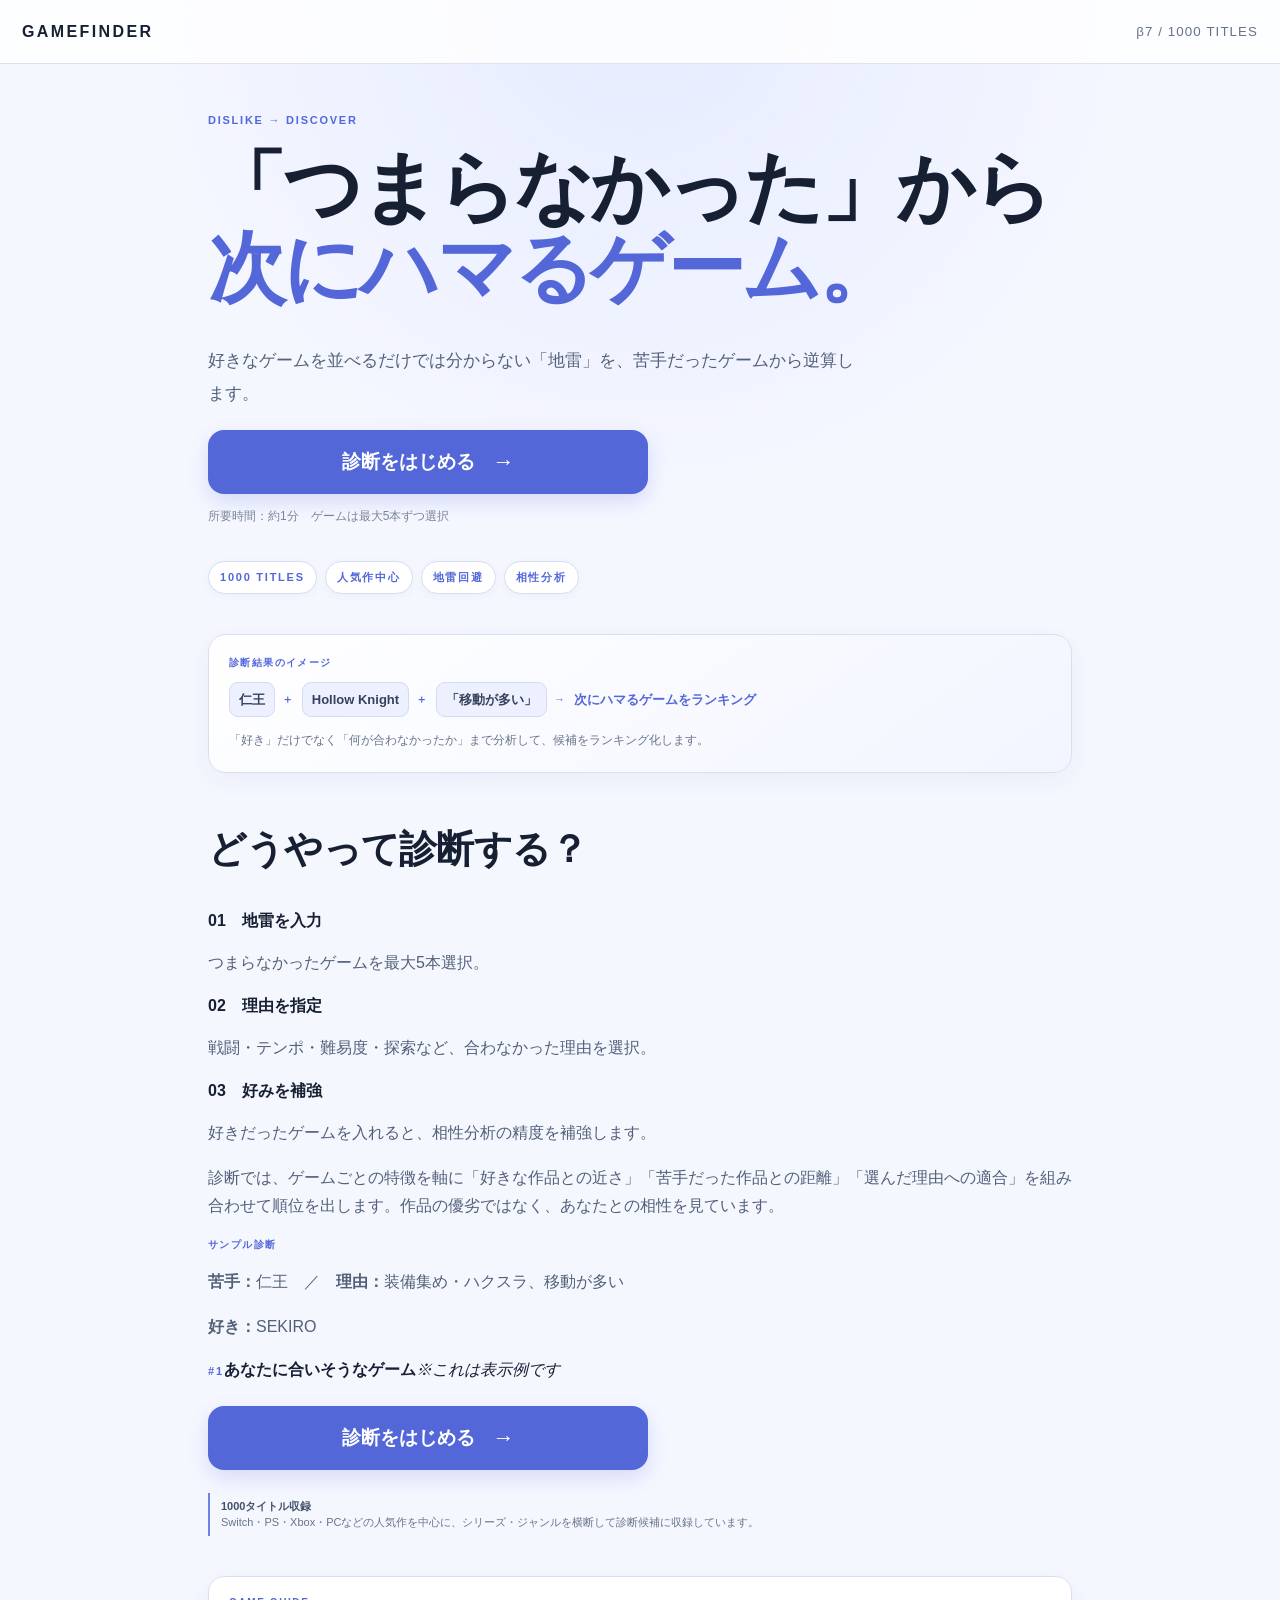
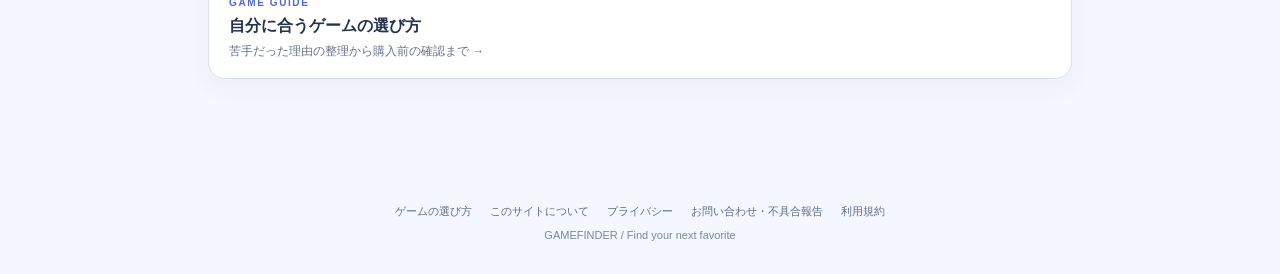
<file: index.html>
<!doctype html><html lang="ja"><head><meta charset="utf-8"><meta name="viewport" content="width=device-width,initial-scale=1"><meta name="description" content="つまらなかったゲーム・好きだったゲームから、次にハマるゲームを診断。苦手だったゲームを地雷として分析し、あなたに合うゲームをランキングで提案します。"><meta name="robots" content="index,follow"><link rel="canonical" href="https://shikaku-route-jp.github.io/gamefinder/"><meta property="og:title" content="ゲーム診断｜つまらなかったゲームから次にハマる1本を診断 - GAMEFINDER"><meta property="og:description" content="つまらなかったゲームから、あなたの地雷を逆算。次にハマるゲームをランキングで診断します。"><meta property="og:type" content="website"><meta property="og:url" content="https://shikaku-route-jp.github.io/gamefinder/"><meta name="theme-color" content="#5367d9"><meta name="twitter:card" content="summary"><title>ゲーム診断｜つまらなかったゲームから次にハマる1本を診断 - GAMEFINDER</title><link rel="stylesheet" href="style.css?v=20261028-gamefinder2">

</head><body><header><a href="./" class="brand">GAMEFINDER</a><small>β7 / <output data-game-count>1000</output> TITLES</small></header><main><noscript><p class="noscript-message">診断を利用するにはJavaScriptを有効にしてください。</p></noscript><section id="home"><p id="homeAffiliateNotice" class="affiliate-notice hide"></p><div class="eyebrow">DISLIKE → DISCOVER</div><h1>「つまらなかった」から<br><strong>次にハマるゲーム。</strong></h1><p class="lead">好きなゲームを並べるだけでは分からない「地雷」を、苦手だったゲームから逆算します。</p><button class="cta start-cta" onclick="start()">診断をはじめる <span aria-hidden="true">→</span></button><p class="micro">所要時間：約1分　ゲームは最大5本ずつ選択</p><div class="feature-row"><span><output data-game-count>1000</output> TITLES</span><span>人気作中心</span><span>地雷回避</span><span>相性分析</span></div><div class="preview"><div class="preview-label">診断結果のイメージ</div><div class="preview-flow"><b>仁王</b><span>＋</span><b>Hollow Knight</b><span>＋</span><b>「移動が多い」</b><span>→</span><strong>次にハマるゲームをランキング</strong></div><p>「好き」だけでなく「何が合わなかったか」まで分析して、候補をランキング化します。</p></div><div class="how"><h2>どうやって診断する？</h2><div class="how-grid"><div><b>01　地雷を入力</b><p>つまらなかったゲームを最大5本選択。</p></div><div><b>02　理由を指定</b><p>戦闘・テンポ・難易度・探索など、合わなかった理由を選択。</p></div><div><b>03　好みを補強</b><p>好きだったゲームを入れると、相性分析の精度を補強します。</p></div></div><p class="method">診断では、ゲームごとの特徴を軸に「好きな作品との近さ」「苦手だった作品との距離」「選んだ理由への適合」を組み合わせて順位を出します。作品の優劣ではなく、あなたとの相性を見ています。</p></div><div class="sample"><div class="preview-label">サンプル診断</div><p><b>苦手：</b>仁王　／　<b>理由：</b>装備集め・ハクスラ、移動が多い</p><p><b>好き：</b>SEKIRO</p><div class="sample-result"><span>#1</span><strong>あなたに合いそうなゲーム</strong><em>※これは表示例です</em></div></div><button class="cta start-cta start-cta-bottom" onclick="start()">診断をはじめる <span aria-hidden="true">→</span></button><div class="db-note"><b><output data-game-count>1000</output>タイトル収録</b><br>Switch・PS・Xbox・PCなどの人気作を中心に、シリーズ・ジャンルを横断して診断候補に収録しています。</div><a class="guide-link" href="guide.html"><span>GAME GUIDE</span><strong>自分に合うゲームの選び方</strong><small>苦手だった理由の整理から購入前の確認まで →</small></a></section><section id="quiz" class="hide"><div class="progress-wrap"><div class="progress"><i id="bar"></i></div><span id="stepLabel">STEP 1 / 3</span></div><div class="page" id="p1"><small>STEP 1 / 3</small><h2 tabindex="-1">つまらなかったゲーム</h2><p>「なぜか合わなかった」ゲームを1〜5本。ここが診断の軸になります。</p><div class="count"><b id="badCount">0/5</b> 選択中</div><div id="badSel" class="selected"></div><label class="visually-hidden" for="badSearch">苦手だったゲームを検索</label><input aria-controls="bad" id="badSearch" oninput="renderBad()" placeholder="ゲーム名を入力（日本語・英語・略称OK）" autocomplete="off"><div class="search-help">例：仁王 / ダクソ3 / モンハンワイルズ / FF7 / ゼルダ</div><div id="bad" class="game-list"></div><div class="nav"><button id="badNext" onclick="go(2)" disabled>次へ →</button></div></div><div class="page hide" id="p2"><small>STEP 2 / 3</small><h2 tabindex="-1">何が嫌だった？</h2><p>複数選べます。「テンポ」「戦闘」「難易度」など、合わなかった点を教えてください。選ばず進むこともできます。</p><div class="count"><b id="reasonCount">0個</b> 選択中</div><div id="reasons" class="chips"></div><div class="nav"><button class="secondary" onclick="go(1)">← 戻る</button><button id="reasonNext" onclick="go(3)">理由を選ばず次へ →</button></div></div><div class="page hide" id="p3"><small>STEP 3 / 3</small><h2 tabindex="-1">好きだったゲーム</h2><p>「これは面白かった」を0〜5本。なくても診断できます。</p><div class="count"><b id="goodCount">0/5</b> 選択中</div><div id="goodSel" class="selected"></div><label class="visually-hidden" for="goodSearch">好きだったゲームを検索</label><input aria-controls="good" id="goodSearch" oninput="renderGood()" placeholder="ゲーム名を入力（日本語・英語・略称OK）" autocomplete="off"><div class="search-help">例：隻狼 / ブレワイ / エルデンリング / FF7リバース / リリンク</div><div id="good" class="game-list"></div><div class="nav"><button class="secondary" onclick="go(2)">← 戻る</button><button id="goodDiagnose" class="cta" onclick="diagnose()">好きなゲームを入れず診断する →</button></div></div><div id="result" class="hide"></div></section>
<aside id="gamefinder-ad" class="ad-slot" aria-label="広告">
  <span class="ad-label">広告</span>
  <div class="ad-creative">
<!-- admax -->
<script id="gamefinder-ad-loader" src="https://adm.shinobi.jp/o/e9902be8e72218e27d6e6d8d6955455b"></script>
<!-- admax -->
  </div>
</aside>
<!-- 結果の補足とやり直しボタン。回答中・診断前は表示しない。 -->
<div id="result-after-ad" class="hide">
  <div id="result-details"></div>
  <div class="result-note"><b>この診断について</b><p>作品の評価ではなく、ゲームごとの特徴を比較しています。相性スコアは入力した作品との特徴の近さを表す目安です。特徴データにはシリーズ単位の推定も含まれます。購入前に公式の紹介やプレイ映像も確認してみてください。</p></div><button class="restart" onclick="location.href=location.pathname">最初からやり直す</button>
</div>
</main><footer><a href="guide.html">ゲームの選び方</a><a href="about.html">このサイトについて</a><a href="privacy.html">プライバシー</a><a href="contact.html">お問い合わせ・不具合報告</a><a href="terms.html">利用規約</a><span>GAMEFINDER / Find your next favorite</span></footer><script src="games1000.js"></script><script src="jp-search.js?v=20261009-ux1"></script><script src="app.js?v=20261028-gamefinder"></script></body></html>
</file>
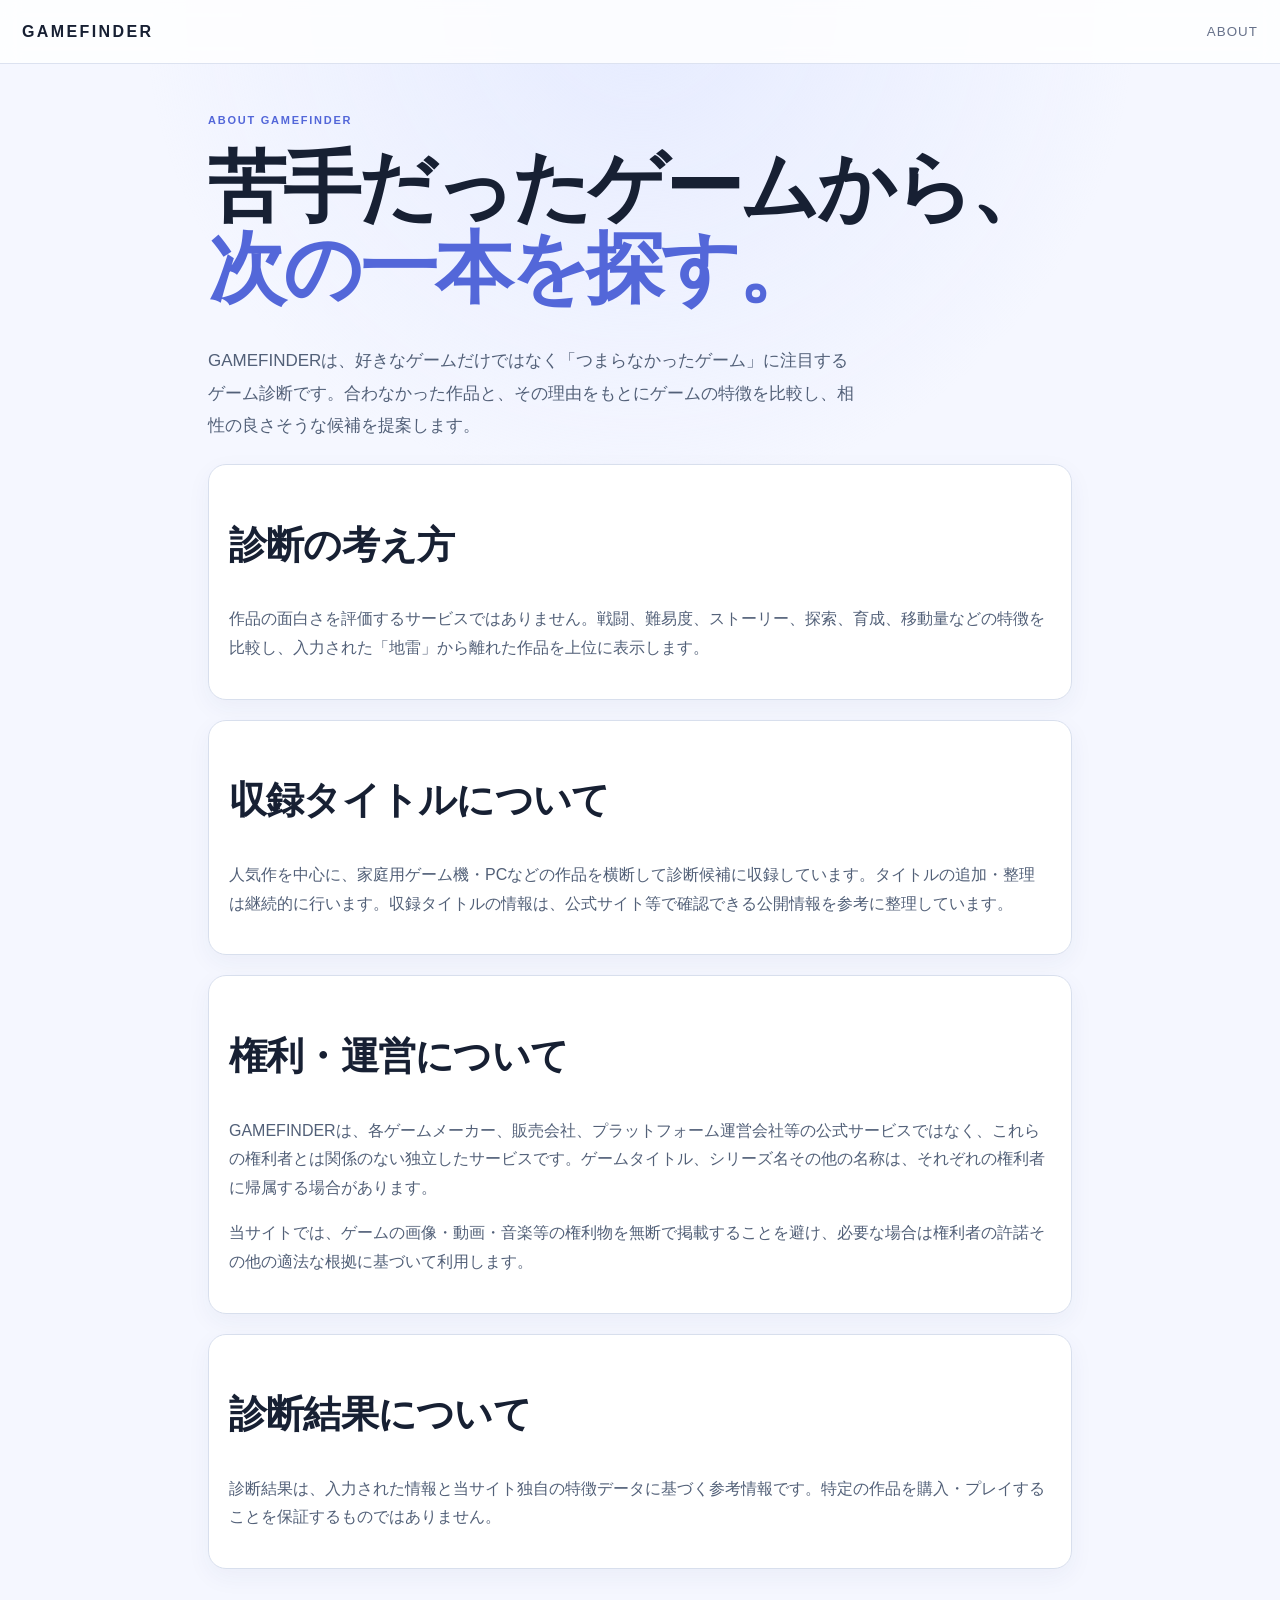
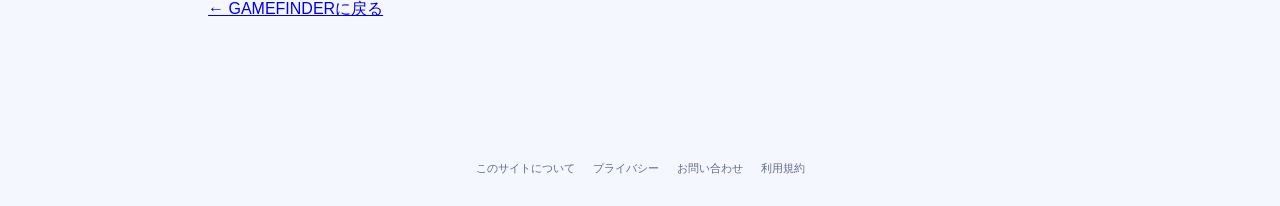
<file: about.html>
<!doctype html><html lang="ja"><head><meta charset="utf-8"><meta name="viewport" content="width=device-width,initial-scale=1"><title>GAMEFINDERについて</title><meta name="description" content="GAMEFINDERは、つまらなかったゲームから地雷を逆算し、次に合いそうなゲームを探す診断サービスです。"><link rel="stylesheet" href="style.css"></head><body><header><a href="./" class="brand">GAMEFINDER</a><small>ABOUT</small></header><main><section id="home" style="min-height:auto"><div class="eyebrow">ABOUT GAMEFINDER</div><h1>苦手だったゲームから、<br><strong>次の一本を探す。</strong></h1><p class="lead">GAMEFINDERは、好きなゲームだけではなく「つまらなかったゲーム」に注目するゲーム診断です。合わなかった作品と、その理由をもとにゲームの特徴を比較し、相性の良さそうな候補を提案します。</p><div class="card"><h2>診断の考え方</h2><p>作品の面白さを評価するサービスではありません。戦闘、難易度、ストーリー、探索、育成、移動量などの特徴を比較し、入力された「地雷」から離れた作品を上位に表示します。</p></div><div class="card"><h2>収録タイトルについて</h2><p>人気作を中心に、家庭用ゲーム機・PCなどの作品を横断して診断候補に収録しています。タイトルの追加・整理は継続的に行います。収録タイトルの情報は、公式サイト等で確認できる公開情報を参考に整理しています。</p></div><div class="card"><h2>権利・運営について</h2><p>GAMEFINDERは、各ゲームメーカー、販売会社、プラットフォーム運営会社等の公式サービスではなく、これらの権利者とは関係のない独立したサービスです。ゲームタイトル、シリーズ名その他の名称は、それぞれの権利者に帰属する場合があります。</p><p>当サイトでは、ゲームの画像・動画・音楽等の権利物を無断で掲載することを避け、必要な場合は権利者の許諾その他の適法な根拠に基づいて利用します。</p></div><div class="card"><h2>診断結果について</h2><p>診断結果は、入力された情報と当サイト独自の特徴データに基づく参考情報です。特定の作品を購入・プレイすることを保証するものではありません。</p></div><p><a href="./">← GAMEFINDERに戻る</a></p></section></main><footer><a href="about.html">このサイトについて</a><a href="privacy.html">プライバシー</a><a href="contact.html">お問い合わせ</a><a href="terms.html">利用規約</a></footer></body></html>
</file>
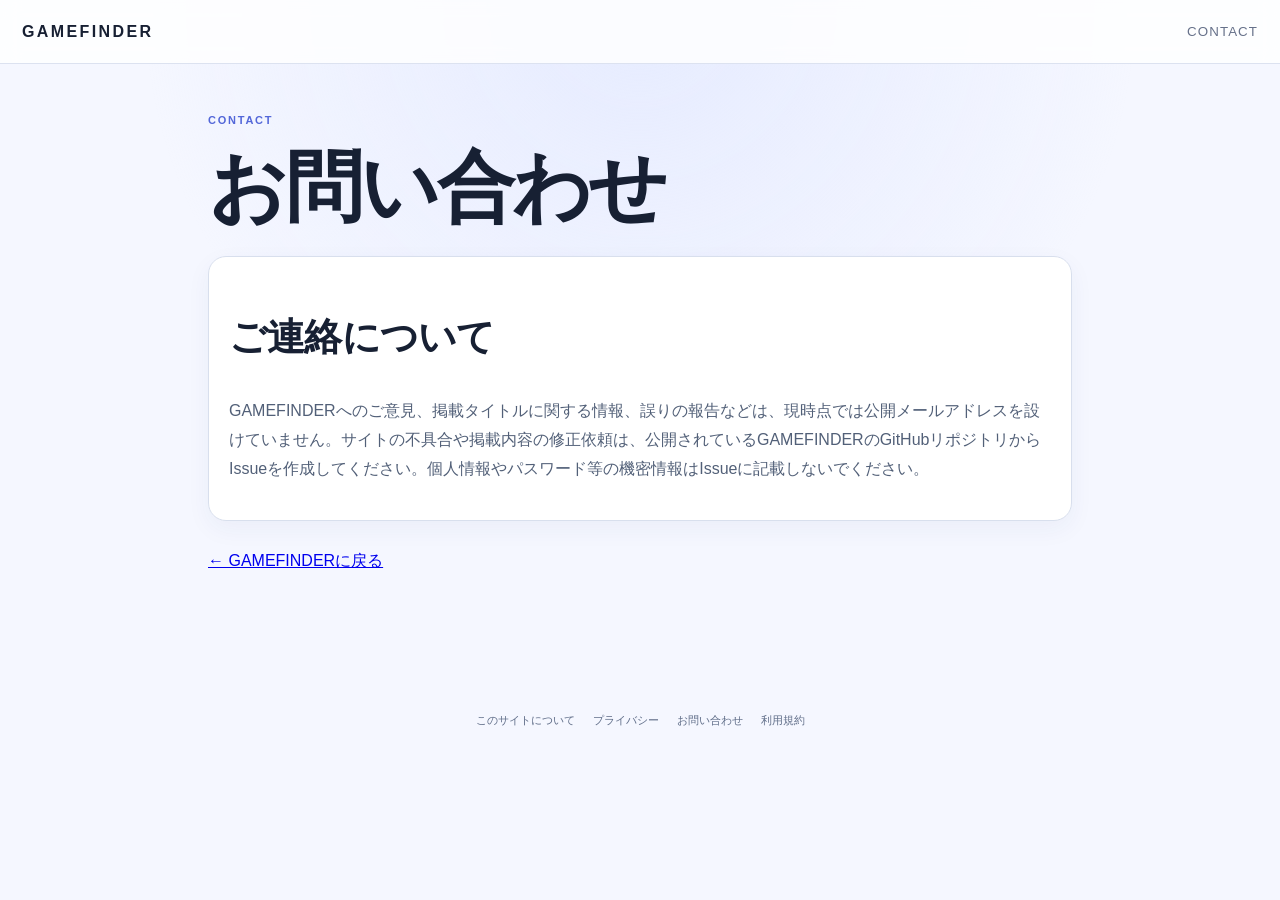
<file: contact.html>
<!doctype html><html lang="ja"><head><meta charset="utf-8"><meta name="viewport" content="width=device-width,initial-scale=1"><title>お問い合わせ｜GAMEFINDER</title><meta name="description" content="GAMEFINDERへのお問い合わせページです。"><link rel="stylesheet" href="style.css"></head><body><header><a href="./" class="brand">GAMEFINDER</a><small>CONTACT</small></header><main><section id="home" style="min-height:auto"><div class="eyebrow">CONTACT</div><h1>お問い合わせ</h1><div class="card"><h2>ご連絡について</h2><p>GAMEFINDERへのご意見、掲載タイトルに関する情報、誤りの報告などは、現時点では公開メールアドレスを設けていません。サイトの不具合や掲載内容の修正依頼は、公開されているGAMEFINDERのGitHubリポジトリからIssueを作成してください。個人情報やパスワード等の機密情報はIssueに記載しないでください。</p></div><p><a href="./">← GAMEFINDERに戻る</a></p></section></main><footer><a href="about.html">このサイトについて</a><a href="privacy.html">プライバシー</a><a href="contact.html">お問い合わせ</a><a href="terms.html">利用規約</a></footer></body></html>
</file>
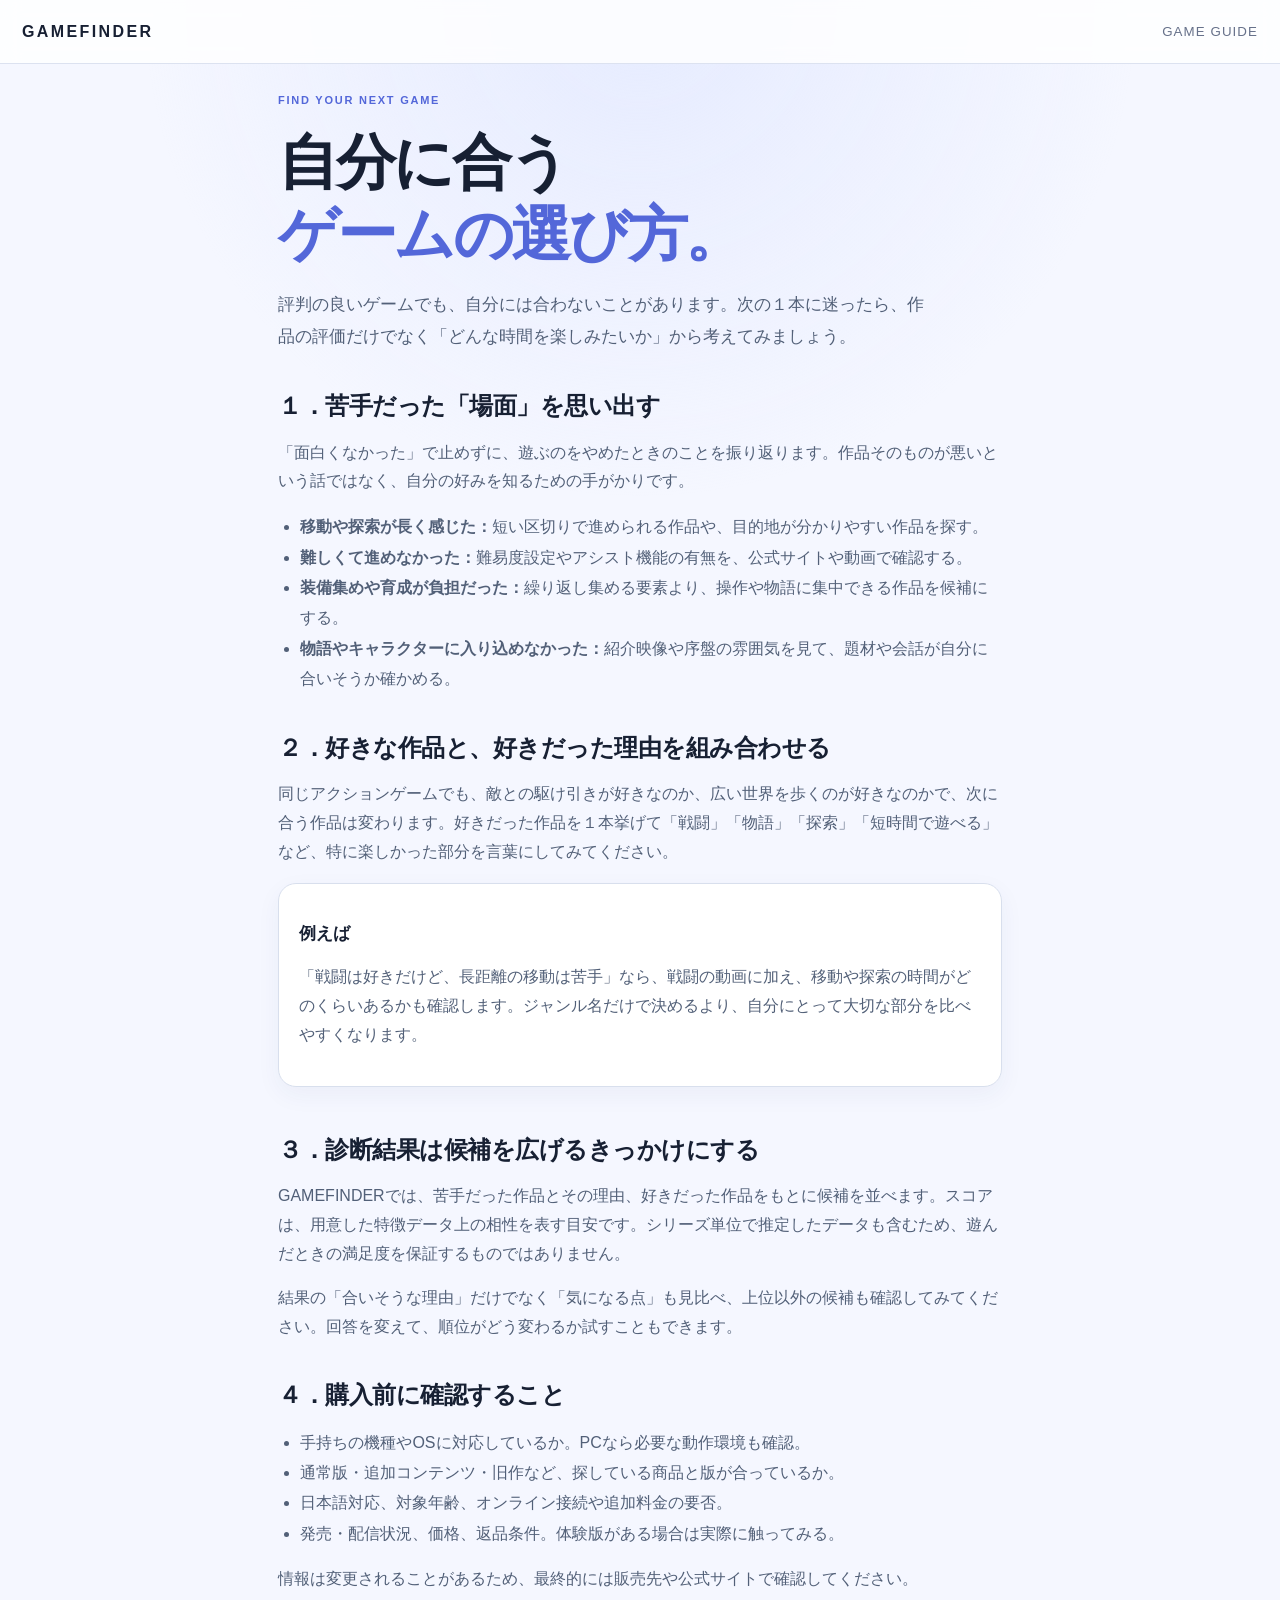
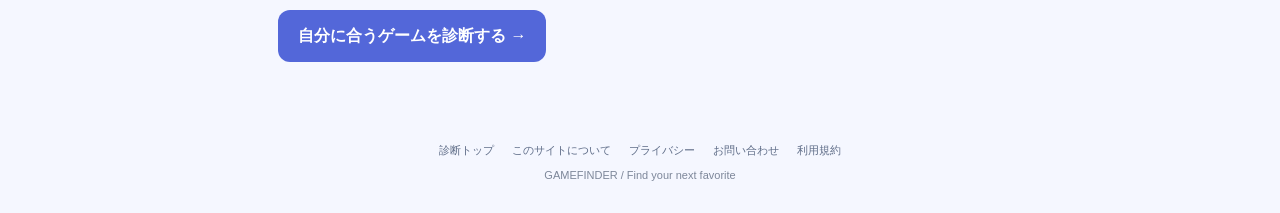
<file: guide.html>
<!doctype html>
<html lang="ja">
<head>
  <meta charset="utf-8">
  <meta name="viewport" content="width=device-width,initial-scale=1">
  <title>自分に合うゲームの選び方｜苦手だった理由から探す - GAMEFINDER</title>
  <meta name="description" content="次に遊ぶゲームを選ぶために、苦手だった理由の整理、診断結果の読み方、購入前に確認したい機種や体験版を紹介します。">
  <link rel="canonical" href="https://shikaku-route-jp.github.io/gamefinder/guide.html">
  <meta property="og:title" content="自分に合うゲームの選び方 - GAMEFINDER">
  <meta property="og:description" content="苦手だった理由を手がかりに、次に遊ぶゲームを探す方法。">
  <meta property="og:type" content="article">
  <meta property="og:url" content="https://shikaku-route-jp.github.io/gamefinder/guide.html">
  <link rel="stylesheet" href="style.css?v=20261028-gamefinder2">
</head>
<body>
<header><a href="./" class="brand">GAMEFINDER</a><small>GAME GUIDE</small></header>
<main class="guide-content">
  <div class="eyebrow">FIND YOUR NEXT GAME</div>
  <h1>自分に合う<br><strong>ゲームの選び方。</strong></h1>
  <p class="lead">評判の良いゲームでも、自分には合わないことがあります。次の１本に迷ったら、作品の評価だけでなく「どんな時間を楽しみたいか」から考えてみましょう。</p>
  <h2>１．苦手だった「場面」を思い出す</h2>
  <p>「面白くなかった」で止めずに、遊ぶのをやめたときのことを振り返ります。作品そのものが悪いという話ではなく、自分の好みを知るための手がかりです。</p>
  <ul>
    <li><b>移動や探索が長く感じた：</b>短い区切りで進められる作品や、目的地が分かりやすい作品を探す。</li>
    <li><b>難しくて進めなかった：</b>難易度設定やアシスト機能の有無を、公式サイトや動画で確認する。</li>
    <li><b>装備集めや育成が負担だった：</b>繰り返し集める要素より、操作や物語に集中できる作品を候補にする。</li>
    <li><b>物語やキャラクターに入り込めなかった：</b>紹介映像や序盤の雰囲気を見て、題材や会話が自分に合いそうか確かめる。</li>
  </ul>
  <h2>２．好きな作品と、好きだった理由を組み合わせる</h2>
  <p>同じアクションゲームでも、敵との駆け引きが好きなのか、広い世界を歩くのが好きなのかで、次に合う作品は変わります。好きだった作品を１本挙げて「戦闘」「物語」「探索」「短時間で遊べる」など、特に楽しかった部分を言葉にしてみてください。</p>
  <div class="card"><h3>例えば</h3><p>「戦闘は好きだけど、長距離の移動は苦手」なら、戦闘の動画に加え、移動や探索の時間がどのくらいあるかも確認します。ジャンル名だけで決めるより、自分にとって大切な部分を比べやすくなります。</p></div>
  <aside id="gamefinder-ad" class="ad-slot" aria-label="広告">
    <span class="ad-label">広告</span>
    <div class="ad-creative"><script id="gamefinder-ad-loader" src="https://adm.shinobi.jp/o/e9902be8e72218e27d6e6d8d6955455b"></script></div>
  </aside>
  <h2>３．診断結果は候補を広げるきっかけにする</h2>
  <p>GAMEFINDERでは、苦手だった作品とその理由、好きだった作品をもとに候補を並べます。スコアは、用意した特徴データ上の相性を表す目安です。シリーズ単位で推定したデータも含むため、遊んだときの満足度を保証するものではありません。</p>
  <p>結果の「合いそうな理由」だけでなく「気になる点」も見比べ、上位以外の候補も確認してみてください。回答を変えて、順位がどう変わるか試すこともできます。</p>
  <h2>４．購入前に確認すること</h2>
  <ul>
    <li>手持ちの機種やOSに対応しているか。PCなら必要な動作環境も確認。</li>
    <li>通常版・追加コンテンツ・旧作など、探している商品と版が合っているか。</li>
    <li>日本語対応、対象年齢、オンライン接続や追加料金の要否。</li>
    <li>発売・配信状況、価格、返品条件。体験版がある場合は実際に触ってみる。</li>
  </ul>
  <p>情報は変更されることがあるため、最終的には販売先や公式サイトで確認してください。</p>
  <a class="cta-link" href="./">自分に合うゲームを診断する →</a>
</main>
<footer><a href="./">診断トップ</a><a href="about.html">このサイトについて</a><a href="privacy.html">プライバシー</a><a href="contact.html">お問い合わせ</a><a href="terms.html">利用規約</a><span>GAMEFINDER / Find your next favorite</span></footer>
</body>
</html>
</file>
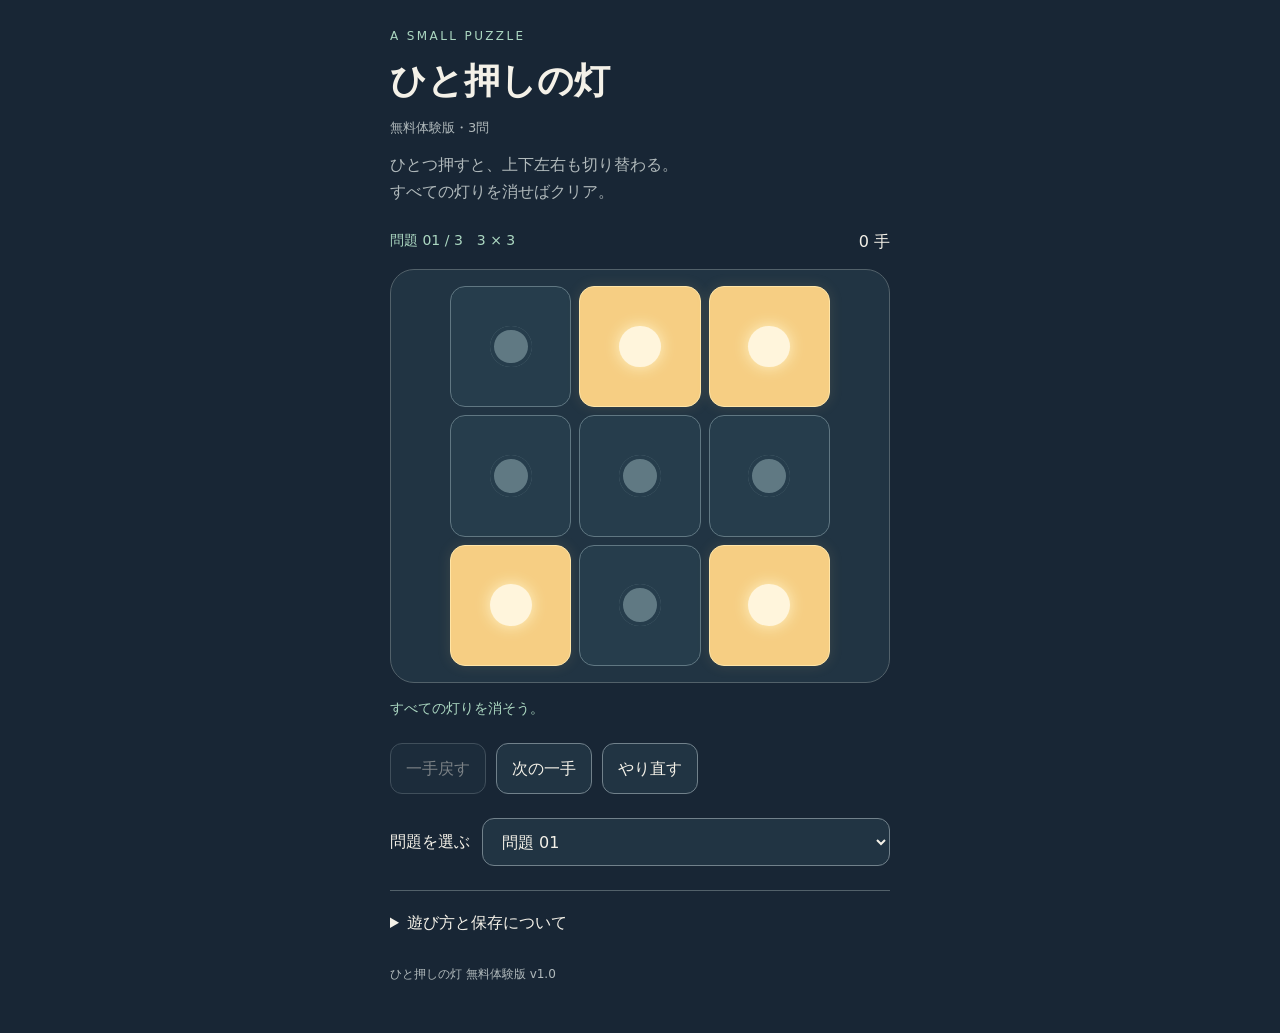
<file: mini-game-demo.html>
<!doctype html>
<html lang="ja"><head><meta charset="utf-8"><meta name="viewport" content="width=device-width,initial-scale=1"><meta name="theme-color" content="#182635"><title>ひと押しの灯・無料体験版</title>
<style>
:root{color-scheme:dark;--ink:#f4f1e8;--muted:#b0b9bb;--panel:#213443;--mint:#abd7c1;--gold:#f6ce83}*{box-sizing:border-box}body{margin:0;background:#182635;color:var(--ink);font:16px/1.7 system-ui,-apple-system,"Hiragino Kaku Gothic ProN",sans-serif}main{max-width:540px;margin:auto;padding:26px 20px 48px}.brand{font-size:12px;letter-spacing:.2em;color:var(--mint)}h1{font-size:36px;line-height:1.3;margin:12px 0}p{margin:12px 0}.intro{color:var(--muted)}.top{display:flex;align-items:center;justify-content:space-between;gap:12px;margin:22px 0 14px}.level{font-size:14px;color:var(--mint)}.moves{font-variant-numeric:tabular-nums}.board-wrap{position:relative;background:var(--panel);border:1px solid #52616a;border-radius:24px;padding:16px}.board{display:grid;gap:8px;max-width:380px;margin:auto}.light{aspect-ratio:1;border:1px solid #607782;border-radius:15px;background:#263d4c;cursor:pointer;display:grid;place-items:center;padding:0;transition:background .12s,box-shadow .12s}.light::before{content:"";width:35%;height:35%;border-radius:50%;background:#607983;box-shadow:inset 0 0 0 4px #263d4c}.light.on{background:var(--gold);border-color:#ffe5a7;box-shadow:0 0 14px #f6ce8320}.light.on::before{background:#fff5dc;box-shadow:0 0 15px #fff4ca}.light.hint{outline:3px solid var(--mint);outline-offset:2px}.light:focus-visible,button:focus-visible,select:focus-visible{outline:3px solid var(--mint);outline-offset:3px}.message{min-height:32px;color:var(--mint);margin:14px 0;font-size:14px}.actions{display:flex;gap:10px;flex-wrap:wrap}button.control,select{font:inherit;color:var(--ink);background:var(--panel);border:1px solid #71818b;border-radius:12px;padding:11px 15px;min-height:48px;cursor:pointer}button.primary{background:var(--mint);color:#182635;border-color:var(--mint);font-weight:700;flex:1}button:disabled{opacity:.45;cursor:default}.picker{display:flex;gap:12px;align-items:center;margin-top:24px}.picker select{flex:1;min-width:0}details{margin-top:24px;border-top:1px solid #52616a;padding-top:18px;color:var(--muted)}summary{cursor:pointer;color:var(--ink)}.small{font-size:13px;color:var(--muted)}.complete{display:none;margin-top:18px;padding:16px;background:#294637;border:1px solid var(--mint);border-radius:16px}.complete.show{display:block}.complete strong{display:block;font-size:20px}.footer{margin-top:28px;font-size:12px;color:var(--muted)}@media(max-width:370px){main{padding:20px 14px}h1{font-size:30px}.board-wrap{padding:12px}.board{gap:6px}.light{border-radius:10px}button.control{padding:10px 12px}}@media(prefers-reduced-motion:reduce){*{transition:none!important}}
</style></head><body><main>
<div class="brand">A SMALL PUZZLE</div><h1>ひと押しの灯</h1><p class="small">無料体験版・3問</p><p class="intro">ひとつ押すと、上下左右も切り替わる。<br>すべての灯りを消せばクリア。</p>
<div class="top"><span id="levelLabel" class="level"></span><span id="moves" class="moves">0 手</span></div>
<div class="board-wrap"><div id="board" class="board" role="group" aria-label="灯りの盤面"></div></div>
<p id="message" class="message" role="status" aria-live="polite">まずは、灯りをひとつ押してみよう。</p>
<div class="actions"><button id="undo" class="control" disabled>一手戻す</button><button id="hint" class="control">次の一手</button><button id="retry" class="control">やり直す</button></div>
<div id="complete" class="complete"><strong id="clearText">灯りが消えました。</strong><p id="clearDetail"></p><button id="next" class="control primary">次の問題へ</button></div>
<div class="picker"><label for="levelSelect">問題を選ぶ</label><select id="levelSelect"></select></div>
<details><summary>遊び方と保存について</summary><p>押したマスと、その上下左右のマスが同時に切り替わります。斜めのマスは変わりません。時間制限はありません。</p><p>「次の一手」は、解くための候補を緑の枠で示します。最短手数を保証するものではありません。「一手戻す」と「やり直す」も自由に使えます。</p><p>体験版は全3問。問題が進むと盤面が大きくなります。クリア状況と自分の最少手数は、このブラウザ内に保存します。保存できない環境でも遊べますが、ページを閉じると記録が残らない場合があります。</p><p>キーボードでは矢印キーで移動、EnterまたはSpaceで押せます。</p><p class="small">AIを使って制作し、問題の解けることと操作を確認しています。ゲームは外部サービスへのデータ送信や広告を含みません。</p></details>
<div class="footer">ひと押しの灯 無料体験版 v1.0</div>
</main><script>
'use strict';
const LEVELS=3;
const SAVE_KEY='one-push-lights-v1-'+LEVELS;
let level=0,size=3,cells=[],initial=[],history=[],moves=0,won=false,hintIndex=-1;
let records={};try{records=JSON.parse(localStorage.getItem(SAVE_KEY)||'{}');if(!records||typeof records!=='object'||Array.isArray(records))records={};}catch{records={};}
const $=id=>document.getElementById(id);
function neighbors(n,index){const x=index%n,y=Math.floor(index/n),out=[index];if(x>0)out.push(index-1);if(x<n-1)out.push(index+1);if(y>0)out.push(index-n);if(y<n-1)out.push(index+n);return out;}
function toggle(state,n,index){for(const i of neighbors(n,index))state[i]^=1;}
function puzzle(k){const n=k<6?3:k<12?4:5;const state=Array(n*n).fill(0);let seed=(k+1)*2654435761>>>0;const used=new Set();const count=Math.min(n*n,3+Math.floor(k/2));while(used.size<count){seed=(Math.imul(seed,1664525)+1013904223)>>>0;used.add(seed%(n*n));}for(const i of used)toggle(state,n,i);if(state.every(v=>v===0))toggle(state,n,0);return {n,state};}
function solve(state,n){const count=n*n;const a=Array.from({length:count},(_,r)=>Array.from({length:count+1},(_,c)=>c===count?state[r]:neighbors(n,c).includes(r)?1:0));let row=0;const pivots=[];for(let col=0;col<count&&row<count;col++){let p=row;while(p<count&&!a[p][col])p++;if(p===count)continue;[a[p],a[row]]=[a[row],a[p]];for(let r=0;r<count;r++)if(r!==row&&a[r][col])for(let c=col;c<=count;c++)a[r][c]^=a[row][c];pivots.push(col);row++;}for(let r=row;r<count;r++)if(a[r][count])return null;const answer=Array(count).fill(0);for(let r=0;r<row;r++)answer[pivots[r]]=a[r][count];return answer;}
function optionText(i){return '問題 '+String(i+1).padStart(2,'0')+(Number.isInteger(records[i])?'　クリア済み':'');}
function updateOptions(){for(let i=0;i<LEVELS;i++)$('levelSelect').options[i].textContent=optionText(i);}
function save(){try{localStorage.setItem(SAVE_KEY,JSON.stringify(records));}catch{}}
function render(){
 $('moves').textContent=moves+' 手';$('levelLabel').textContent='問題 '+String(level+1).padStart(2,'0')+' / '+LEVELS+'　'+size+' × '+size;
 const buttons=$('board').querySelectorAll('button');buttons.forEach((b,i)=>{b.classList.toggle('on',!!cells[i]);b.classList.toggle('hint',i===hintIndex);b.setAttribute('aria-label',(Math.floor(i/size)+1)+'行'+(i%size+1)+'列、'+(cells[i]?'点灯':'消灯'));b.setAttribute('aria-pressed',String(!!cells[i]));b.disabled=won;});
 $('undo').disabled=!history.length;$('hint').disabled=won;$('complete').classList.toggle('show',won);
}
function start(k){level=k;const p=puzzle(k);size=p.n;cells=p.state.slice();initial=p.state.slice();history=[];moves=0;won=false;hintIndex=-1;$('board').replaceChildren();$('board').style.gridTemplateColumns='repeat('+size+',1fr)';for(let i=0;i<size*size;i++){const b=document.createElement('button');b.className='light';b.type='button';b.addEventListener('click',()=>press(i));b.addEventListener('keydown',e=>{let next=i;if(e.key==='ArrowLeft')next=Math.max(0,i-1);else if(e.key==='ArrowRight')next=Math.min(cells.length-1,i+1);else if(e.key==='ArrowUp')next=Math.max(0,i-size);else if(e.key==='ArrowDown')next=Math.min(cells.length-1,i+size);else return;e.preventDefault();$('board').children[next].focus();});$('board').append(b);}$('levelSelect').value=String(k);$('message').textContent='すべての灯りを消そう。';render();}
function press(i){if(won)return;history.push(cells.slice());toggle(cells,size,i);moves++;hintIndex=-1;won=cells.every(v=>v===0);if(won){if(!Number.isInteger(records[level])||moves<records[level])records[level]=moves;save();updateOptions();$('message').textContent='クリア。'+moves+'手で灯りが消えました。';$('clearDetail').textContent=moves+'手でクリア。あなたの最少記録は'+records[level]+'手です。';$('next').textContent=level===LEVELS-1?'最初の問題へ':'次の問題へ';}else $('message').textContent='';render();if(won)$('next').focus();}
$('undo').addEventListener('click',()=>{if(!history.length)return;cells=history.pop();moves--;won=false;hintIndex=-1;$('message').textContent='一手戻しました。';render();});
$('hint').addEventListener('click',()=>{const answer=solve(cells,size);hintIndex=answer?answer.findIndex(Boolean):-1;$('message').textContent=hintIndex>=0?'緑の枠のマスが、次の一手の候補です。':'すべての灯りが消えています。';render();});
$('retry').addEventListener('click',()=>start(level));$('next').addEventListener('click',()=>start((level+1)%LEVELS));$('levelSelect').addEventListener('change',e=>start(Number(e.target.value)));
for(let i=0;i<LEVELS;i++){const o=document.createElement('option');o.value=String(i);o.textContent=optionText(i);$('levelSelect').append(o);}start(0);
</script></body></html>
</file>
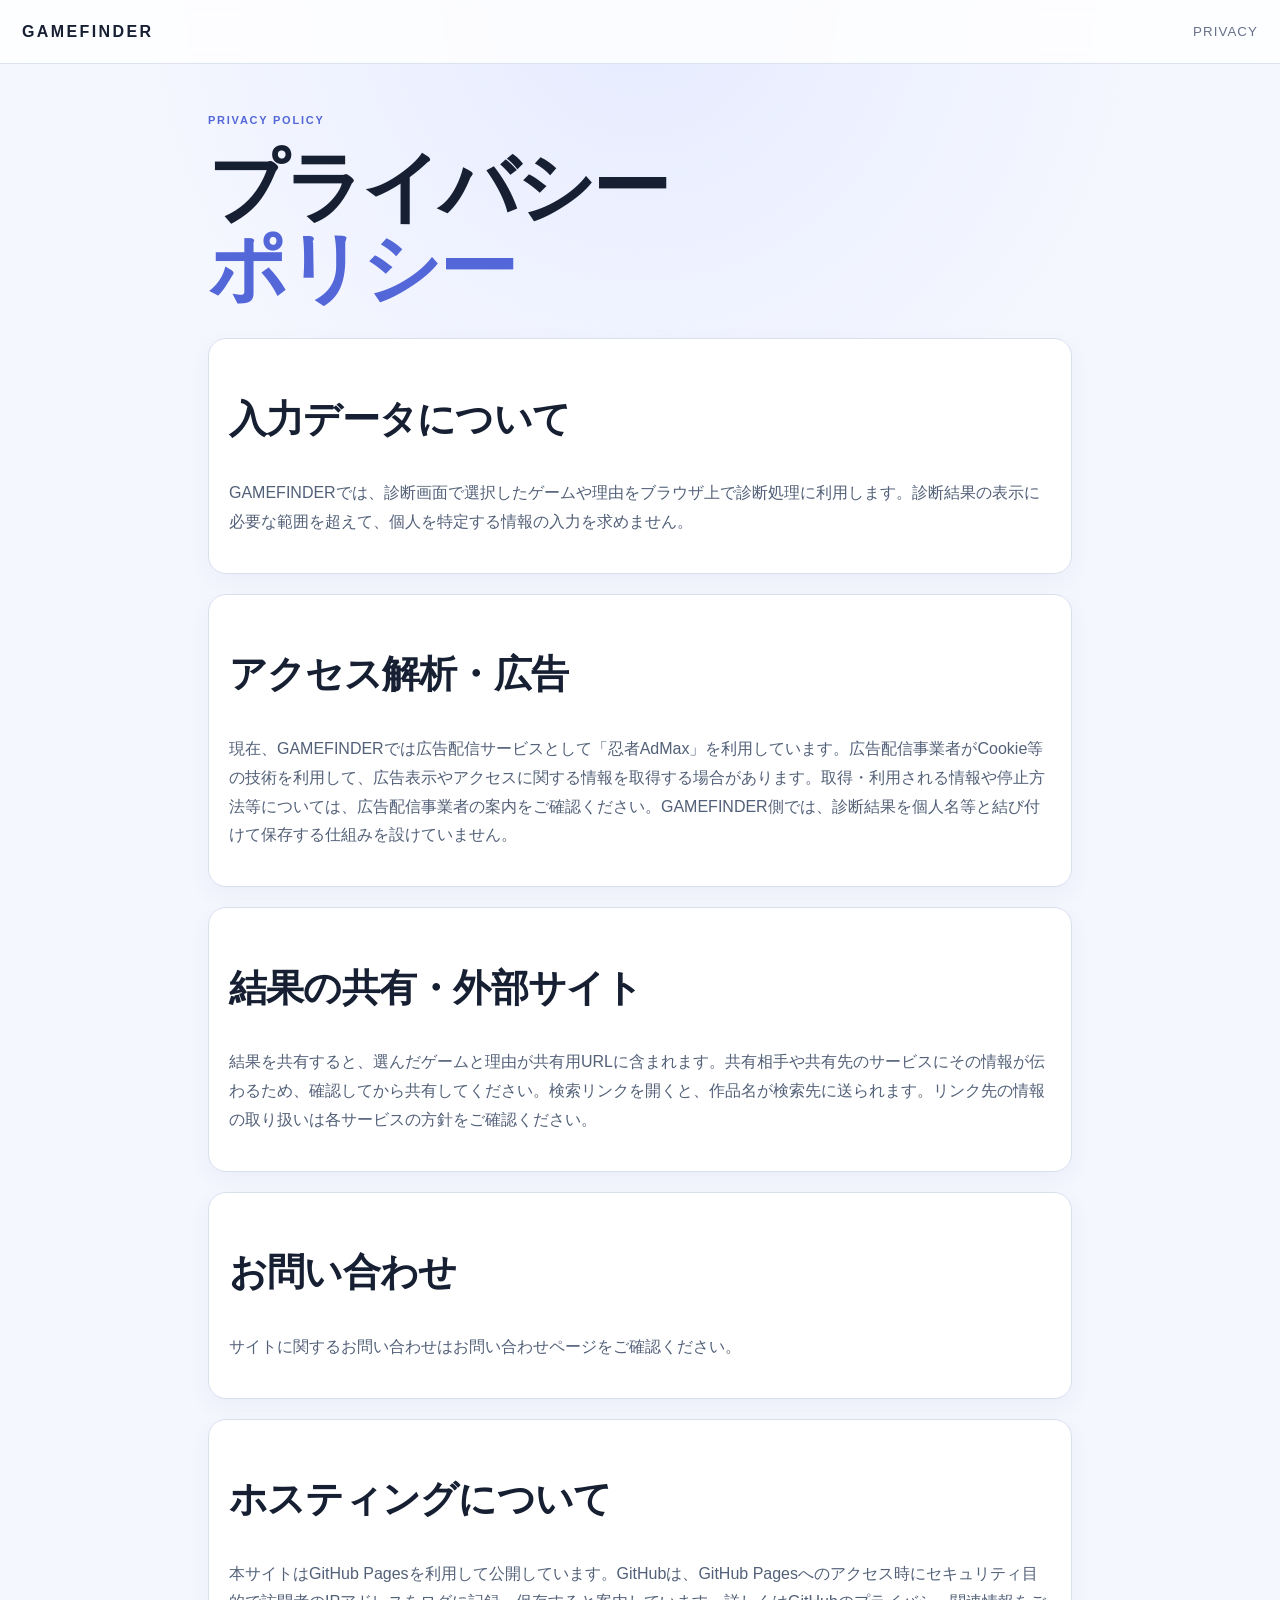
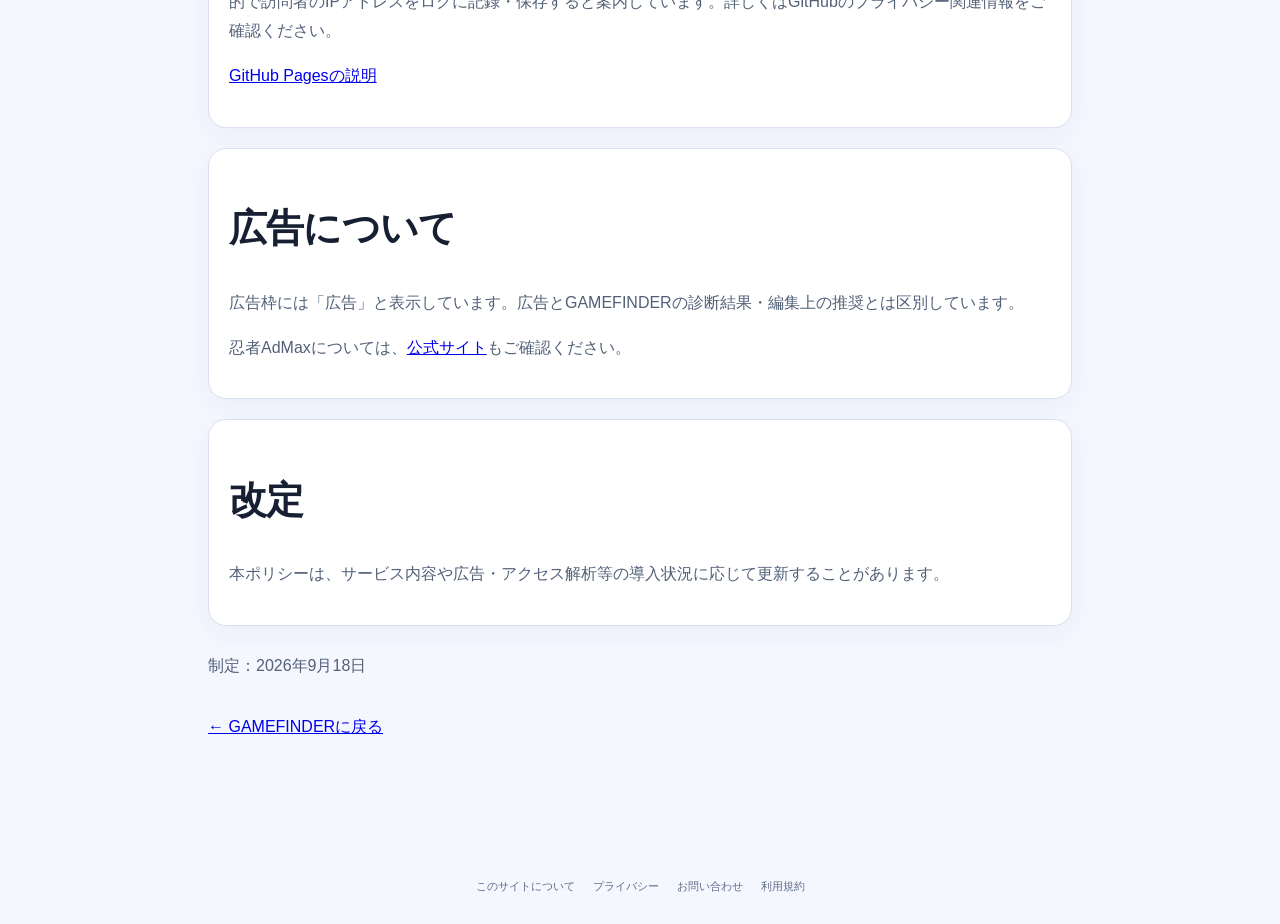
<file: privacy.html>
<!doctype html><html lang="ja"><head><meta charset="utf-8"><meta name="viewport" content="width=device-width,initial-scale=1"><title>プライバシーポリシー｜GAMEFINDER</title><meta name="description" content="GAMEFINDERのプライバシーポリシーです。"><link rel="stylesheet" href="style.css"></head><body><header><a href="./" class="brand">GAMEFINDER</a><small>PRIVACY</small></header><main><section id="home" style="min-height:auto"><div class="eyebrow">PRIVACY POLICY</div><h1>プライバシー<br><strong>ポリシー</strong></h1><div class="card"><h2>入力データについて</h2><p>GAMEFINDERでは、診断画面で選択したゲームや理由をブラウザ上で診断処理に利用します。診断結果の表示に必要な範囲を超えて、個人を特定する情報の入力を求めません。</p></div><div class="card"><h2>アクセス解析・広告</h2><p>現在、GAMEFINDERでは広告配信サービスとして「忍者AdMax」を利用しています。広告配信事業者がCookie等の技術を利用して、広告表示やアクセスに関する情報を取得する場合があります。取得・利用される情報や停止方法等については、広告配信事業者の案内をご確認ください。GAMEFINDER側では、診断結果を個人名等と結び付けて保存する仕組みを設けていません。</p></div><div class="card"><h2>結果の共有・外部サイト</h2><p>結果を共有すると、選んだゲームと理由が共有用URLに含まれます。共有相手や共有先のサービスにその情報が伝わるため、確認してから共有してください。検索リンクを開くと、作品名が検索先に送られます。リンク先の情報の取り扱いは各サービスの方針をご確認ください。</p></div><div class="card"><h2>お問い合わせ</h2><p>サイトに関するお問い合わせはお問い合わせページをご確認ください。</p></div><div class="card"><h2>ホスティングについて</h2><p>本サイトはGitHub Pagesを利用して公開しています。GitHubは、GitHub Pagesへのアクセス時にセキュリティ目的で訪問者のIPアドレスをログに記録・保存すると案内しています。詳しくはGitHubのプライバシー関連情報をご確認ください。</p><p><a href="https://docs.github.com/en/pages/getting-started-with-github-pages/what-is-github-pages" rel="noopener noreferrer">GitHub Pagesの説明</a></p></div><div class="card"><h2>広告について</h2><p>広告枠には「広告」と表示しています。広告とGAMEFINDERの診断結果・編集上の推奨とは区別しています。</p><p>忍者AdMaxについては、<a href="https://admax.shinobi.jp/" rel="noopener noreferrer">公式サイト</a>もご確認ください。</p></div><div class="card"><h2>改定</h2><p>本ポリシーは、サービス内容や広告・アクセス解析等の導入状況に応じて更新することがあります。</p></div><p>制定：2026年9月18日</p><p><a href="./">← GAMEFINDERに戻る</a></p></section></main><footer><a href="about.html">このサイトについて</a><a href="privacy.html">プライバシー</a><a href="contact.html">お問い合わせ</a><a href="terms.html">利用規約</a></footer></body></html>
</file>
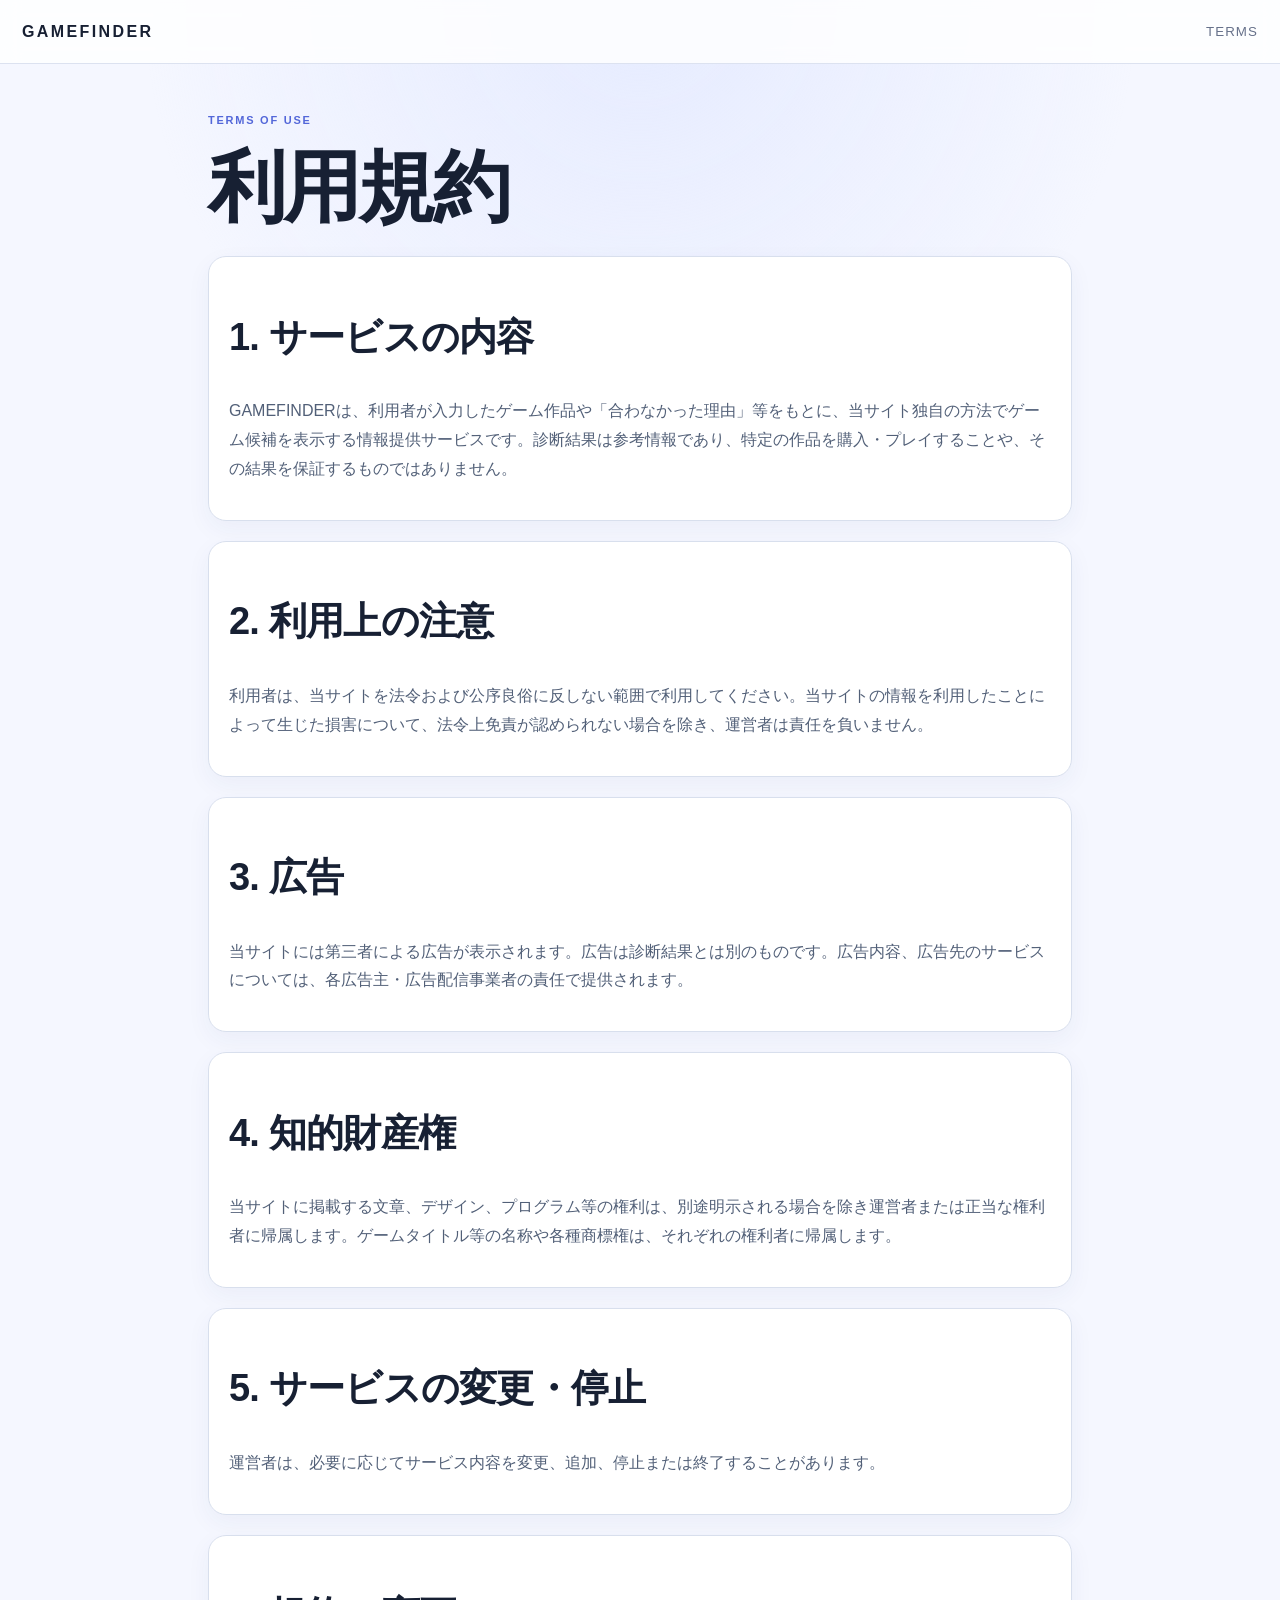
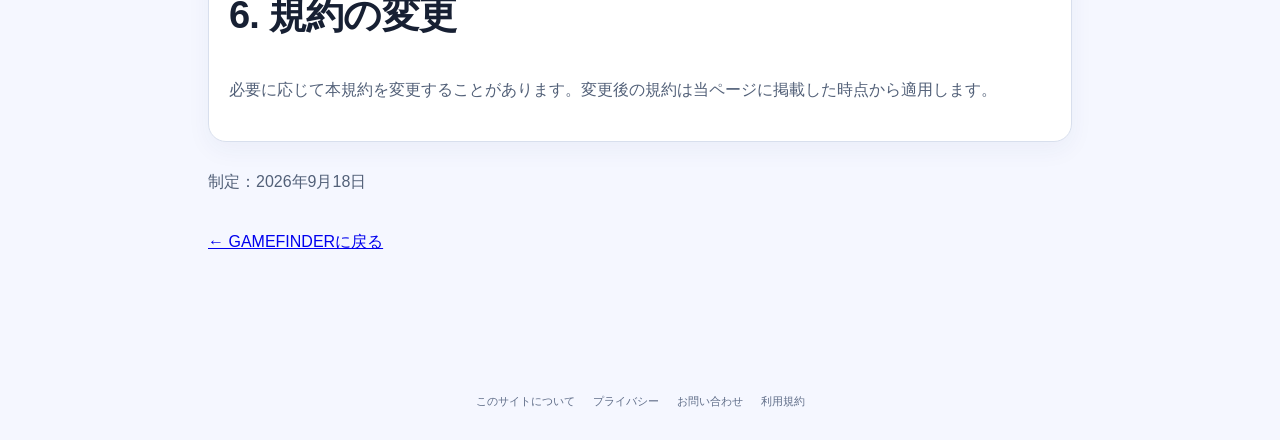
<file: terms.html>
<!doctype html><html lang="ja"><head><meta charset="utf-8"><meta name="viewport" content="width=device-width,initial-scale=1"><title>利用規約｜GAMEFINDER</title><meta name="description" content="GAMEFINDERの利用規約です。"><link rel="stylesheet" href="style.css"></head><body><header><a href="./" class="brand">GAMEFINDER</a><small>TERMS</small></header><main><section id="home" style="min-height:auto"><div class="eyebrow">TERMS OF USE</div><h1>利用規約</h1><div class="card"><h2>1. サービスの内容</h2><p>GAMEFINDERは、利用者が入力したゲーム作品や「合わなかった理由」等をもとに、当サイト独自の方法でゲーム候補を表示する情報提供サービスです。診断結果は参考情報であり、特定の作品を購入・プレイすることや、その結果を保証するものではありません。</p></div><div class="card"><h2>2. 利用上の注意</h2><p>利用者は、当サイトを法令および公序良俗に反しない範囲で利用してください。当サイトの情報を利用したことによって生じた損害について、法令上免責が認められない場合を除き、運営者は責任を負いません。</p></div><div class="card"><h2>3. 広告</h2><p>当サイトには第三者による広告が表示されます。広告は診断結果とは別のものです。広告内容、広告先のサービスについては、各広告主・広告配信事業者の責任で提供されます。</p></div><div class="card"><h2>4. 知的財産権</h2><p>当サイトに掲載する文章、デザイン、プログラム等の権利は、別途明示される場合を除き運営者または正当な権利者に帰属します。ゲームタイトル等の名称や各種商標権は、それぞれの権利者に帰属します。</p></div><div class="card"><h2>5. サービスの変更・停止</h2><p>運営者は、必要に応じてサービス内容を変更、追加、停止または終了することがあります。</p></div><div class="card"><h2>6. 規約の変更</h2><p>必要に応じて本規約を変更することがあります。変更後の規約は当ページに掲載した時点から適用します。</p></div><p>制定：2026年9月18日</p><p><a href="./">← GAMEFINDERに戻る</a></p></section></main><footer><a href="about.html">このサイトについて</a><a href="privacy.html">プライバシー</a><a href="contact.html">お問い合わせ</a><a href="terms.html">利用規約</a></footer></body></html>
</file>
<file: style.css>
*{box-sizing:border-box}html{scroll-behavior:smooth}body{margin:0;background:#f5f7ff;color:#172033;font-family:-apple-system,BlinkMacSystemFont,"Noto Sans JP",sans-serif;line-height:1.5}body:before{content:"";position:fixed;inset:0;pointer-events:none;background:radial-gradient(circle at 50% 0%,#dfe6ff 0,transparent 45%);opacity:.7}header{height:64px;border-bottom:1px solid #dce2f0;display:flex;justify-content:space-between;align-items:center;padding:0 22px;position:relative;z-index:1;background:rgba(255,255,255,.82);backdrop-filter:blur(10px)}.brand{color:#172033;text-decoration:none;font-weight:900;letter-spacing:.15em}header small{color:#66718a;letter-spacing:.08em}main{max-width:900px;margin:auto;padding:28px 18px 70px;position:relative;z-index:1}#home{min-height:78vh;display:flex;flex-direction:column;justify-content:center;padding:40px 0}.eyebrow,#home span,.page small,.result-head small{color:#5367d9;letter-spacing:.16em;font-weight:900;font-size:11px}.lead{max-width:650px;color:#526078;font-size:17px;line-height:1.9}.micro{font-size:12px;color:#7b8599}.feature-row{display:flex;gap:8px;flex-wrap:wrap;margin:20px 0}.feature-row span,.match-tags span{border:1px solid #d5dcf0;background:#fff;border-radius:999px;padding:7px 11px;font-size:11px;color:#58647d;box-shadow:0 2px 8px #31447a0b}h1{font-size:clamp(42px,8vw,78px);line-height:1.05;letter-spacing:-.04em;margin:18px 0}h1 strong{color:#5367d9}h2{font-size:clamp(25px,5vw,38px);letter-spacing:-.02em}p{color:#526078;line-height:1.8}button{border:0;border-radius:12px;padding:13px 18px;font-weight:850;cursor:pointer;background:#5367d9;color:#fff;margin:5px 4px 5px 0;transition:.18s transform,.18s opacity,.18s background;box-shadow:0 4px 12px #5367d91c}.cta{display:inline-flex;align-items:center;gap:18px;width:max-content;padding:15px 20px}.cta:hover{transform:translateY(-2px)}button.secondary{background:#fff;color:#59647a;border:1px solid #d1d8e8;box-shadow:none}button:disabled{opacity:.35;cursor:not-allowed}input{width:100%;padding:15px 16px;border-radius:13px;border:1px solid #cfd7e8;background:#fff;color:#172033;outline:none;font-size:15px;margin:12px 0 5px;box-shadow:0 2px 10px #31447a0b}input::placeholder{color:#9aa4b7}input:focus{border-color:#7182e5;box-shadow:0 0 0 3px #7182e526}.hide{display:none!important}.progress-wrap{margin-bottom:34px}.progress{height:5px;background:#dce2ef;border-radius:99px;margin-bottom:9px}.progress i{display:block;height:100%;width:33%;background:#5367d9;border-radius:99px;transition:.3s}.progress-wrap>span{font-size:10px;color:#7a859b}.count{font-size:12px;color:#7a859b;margin:8px 0 12px}.count b{color:#35415a}.search-help{font-size:11px;color:#7a859b;margin:0 0 10px}.game{display:flex;justify-content:space-between;align-items:center;width:calc(33.333% - 8px);min-height:54px;margin:4px;padding:10px 12px;border:1px solid #d7deed;border-radius:11px;background:#fff;color:#27334b;text-align:left;box-shadow:0 2px 8px #31447a0a}.game:hover{border-color:#8492dc;background:#f8f9ff}.game.on{border-color:#7182e5;background:#eef1ff}.game b{color:#5367d9}.hint{border:1px dashed #cbd4e5;color:#7b869b;border-radius:12px;padding:18px;text-align:center;margin-top:8px;background:#fff}.pill{display:inline-flex;align-items:center;gap:6px;background:#edf0ff;border:1px solid #d2d9f4;border-radius:99px;padding:7px 9px 7px 11px;margin:4px 4px 0 0;font-size:12px;color:#44506a}.pill button{padding:0 3px;margin:0;background:none;color:#7180aa;font-size:16px;box-shadow:none}.selected{min-height:8px;margin-bottom:6px}.chips{display:flex;flex-wrap:wrap;gap:6px;margin:20px 0 25px}.chips button{border:1px solid #d2d9e8;background:#fff;color:#4c5870;border-radius:99px;margin:0;box-shadow:none}.chips button.on{background:#5367d9;border-color:#5367d9;color:#fff}.nav{margin-top:20px}.card,.hero-result,.result-note,.preview{background:#fff;border:1px solid #d8dfed;border-radius:18px;padding:20px;margin:10px 0;box-shadow:0 8px 24px #31447a0d}.preview{margin:20px 0 16px;padding:20px;background:linear-gradient(145deg,#fff,#f2f5ff)}.preview-label{font-size:10px;color:#5367d9;letter-spacing:.14em;font-weight:900;margin-bottom:12px}.preview-flow{display:flex;align-items:center;gap:7px;flex-wrap:wrap;font-size:13px}.preview-flow b{background:#edf0ff;border:1px solid #d3daf1;border-radius:9px;padding:7px 9px;color:#36425d}.preview-flow span{color:#8a94a8}.preview-flow strong{color:#5367d9}.preview p{font-size:12px;margin:13px 0 0;color:#68748a}.db-note{font-size:11px;color:#68748a;border-left:2px solid #7182e5;padding:5px 0 5px 11px;margin:15px 0 18px}.db-note b{color:#44516b}.hero-result{padding:24px}.rank{color:#5367d9;font-weight:900;font-size:12px;letter-spacing:.12em}.score{font-size:58px;font-weight:950;line-height:1;margin:12px 0;color:#172033}.score small{font-size:11px;color:#7a8599;margin-left:7px;letter-spacing:.12em}.match-tags{display:flex;gap:7px;flex-wrap:wrap}.share-btn{margin-top:15px;background:#172033}.share-x{margin-top:15px;background:#172033}.section-title{font-size:22px;margin:30px 0 10px}.result-card{display:grid;grid-template-columns:42px 1fr;gap:8px}.result-card h3{margin:0 0 5px}.rank-mini{color:#5367d9;font-weight:900}.bars{display:flex;gap:7px;flex-wrap:wrap}.bars span{font-size:10px;border-radius:99px;background:#eef1f8;padding:5px 8px;color:#66728a}.confidence{font-size:12px}.confidence b{color:#5367d9}.result-note{font-size:12px}.ad-slot{min-height:100px;margin:18px 0;padding:16px;border:1px dashed #cbd4e5;border-radius:14px;background:#fafbff;display:flex;flex-direction:column;align-items:center;justify-content:center;text-align:center;color:#9aa4b7}.ad-slot span{font-size:9px;letter-spacing:.15em;color:#8792a8}.ad-slot small{font-size:11px;margin-top:4px}.restart{width:100%;margin-top:10px}footer{text-align:center;color:#7d879a;font-size:11px;padding:10px 18px 30px;position:relative;z-index:1}footer a{color:#5f6d88;text-decoration:none;margin:0 9px}footer span{display:block;margin-top:8px}@media(max-width:650px){main{padding-left:14px;padding-right:14px}.game{width:100%;margin:4px 0}h1{font-size:44px}.lead{font-size:15px}.hero-result{padding:20px}.score{font-size:50px}.preview-flow{font-size:12px}}
/* Put the main action before the explanation and keep touch targets large. */
#home{justify-content:flex-start;padding-top:20px}
#home .lead{margin-bottom:12px}
#home .start-cta{width:min(100%,440px);min-height:64px;justify-content:center;font-size:19px;padding:18px 24px;margin:8px 0;border-radius:16px;box-shadow:0 8px 20px #5367d930}
#home .start-cta span{color:inherit;font-size:22px;letter-spacing:0}
#home .start-cta:focus-visible{outline:3px solid #172033;outline-offset:4px}
#home .start-cta-bottom{margin-top:24px}
#home .micro{margin:4px 0 14px}
@media(max-width:650px){main{padding-top:18px}#home{padding-top:10px}#home h1{font-size:clamp(28px,8.2vw,40px);line-height:1.2;margin:14px 0}#home .lead{font-size:15px;line-height:1.7;margin-top:4px}#home .start-cta{width:100%;min-height:64px;font-size:19px}}

/* Search and results share the same readable Japanese title treatment. */
.game-list{display:flex;flex-wrap:wrap;align-content:flex-start;max-height:50vh;overflow-y:auto;padding:4px 0;scrollbar-gutter:stable}
.game-list .hint,.game-list .search-more{width:100%}
.game-list .game{flex-shrink:0;overflow-wrap:anywhere}
.alias-en{display:block;color:#6e7890;font-size:11px;font-weight:500;line-height:1.45;margin-top:4px}
.pill{max-width:100%;overflow-wrap:anywhere}
.pill button{flex-shrink:0;min-width:36px;min-height:36px}
.nav{display:flex;gap:8px;flex-wrap:wrap}
.nav button{min-height:48px;margin-right:0}
button:focus-visible{outline:3px solid #172033;outline-offset:3px}
h2[tabindex="-1"]:focus{outline:none}
.title-en{margin:4px 0 10px!important;font-size:12px!important;line-height:1.5;overflow-wrap:anywhere;color:#6e7890}
.hero-result h2,.result-card h3{overflow-wrap:anywhere}
.result-card{grid-template-columns:34px minmax(0,1fr)}
.result-card p{font-size:13px;margin:8px 0}
.result-caution{color:#855b24;background:#fff6e7;border-radius:8px;padding:8px 10px}
.share-status{font-size:12px;margin:8px 0 0;overflow-wrap:anywhere}
.share-status:empty{display:none}
.answer-summary{margin-top:28px}
.answer-row{display:flex;align-items:center;gap:12px;border:1px solid #d8dfed;border-radius:14px;background:#fff;padding:16px;margin:8px 0}
.answer-row>div{flex:1;min-width:0}
.answer-row b{font-size:13px}
.answer-row p{font-size:12px;margin:6px 0 0;overflow-wrap:anywhere}
.answer-row button{flex-shrink:0;min-height:44px;margin:0}
.visually-hidden{position:absolute;width:1px;height:1px;padding:0;margin:-1px;overflow:hidden;clip-path:inset(50%);white-space:nowrap;border:0}
@media(max-width:650px){
  .game-list{max-height:46vh}
  .game-list .game{width:100%;margin:4px 0;min-height:54px}
  .nav button{flex:1 1 130px;font-size:14px}
  .score{display:flex;align-items:baseline;gap:10px;flex-wrap:wrap}
  .score small{margin-left:0;line-height:1.6}
  .hero-result .share-btn,.hero-result .share-x{min-height:48px}
  .answer-row{padding:14px}
}

/* Browse suggestions and external-store links. */
.browse-hint{width:100%;margin:0 4px 8px;color:#536078;font-size:12px;line-height:1.6}
.result-explainer{font-size:12px;line-height:1.7;margin:8px 0 18px;color:#5f6b82}
.shop-panel{margin:20px 0 6px;padding:15px;border:1px solid #dce3f4;border-radius:14px;background:#f8faff}
.shop-panel h3{font-size:14px;margin:0;color:#26334f}
.shop-panel p,.result-card .shop-panel p{font-size:11px;line-height:1.7;margin:7px 0 12px;color:#65718a}
.shop-actions{display:flex;gap:8px;flex-wrap:wrap}
.shop-link{display:inline-flex;align-items:center;justify-content:center;gap:5px;min-height:44px;padding:9px 12px;background:#fff;border:1px solid #bdc9e2;border-radius:10px;color:#354575;font-size:12px;font-weight:750;text-decoration:none}
.shop-link:hover{background:#edf1ff;border-color:#8191d8}
.shop-link:focus-visible,.guide-link:focus-visible{outline:3px solid #172033;outline-offset:3px}
.shop-ad-label{display:inline-block;margin-left:4px;padding:2px 5px;border:1px solid #b9c3d8;border-radius:4px;color:#59677e;font-size:10px;font-weight:700;line-height:1.2;vertical-align:middle}
.shop-panel-compact{margin:14px 0 0;padding:12px;background:#fafbff}
.shop-panel-compact summary{cursor:pointer;color:#4056a0;font-size:13px;font-weight:750}
.shop-panel-compact summary:focus-visible{outline:3px solid #172033;outline-offset:3px}
.guide-link{display:flex;flex-direction:column;gap:4px;margin:22px 0 4px;padding:18px 20px;background:#fff;border:1px solid #d8dfed;border-radius:16px;text-decoration:none;color:#27334b;box-shadow:0 8px 24px #31447a0d}
.guide-link span{font-size:10px!important;color:#5367d9!important;letter-spacing:.14em}
.guide-link strong{font-size:16px}
.guide-link small{font-size:12px;color:#66718a}
.noscript-message{padding:16px;background:#fff3d9;border-radius:12px;color:#6b4a18}
.guide-content{max-width:760px}
.guide-content h1{font-size:clamp(34px,7vw,60px);line-height:1.2}
.guide-content h2{font-size:24px;line-height:1.4;margin:36px 0 12px}
.guide-content h3{font-size:17px}
.guide-content ul{padding-left:1.4em;color:#526078;line-height:1.9}
.guide-content .cta-link{display:inline-flex;align-items:center;min-height:52px;padding:14px 20px;background:#5367d9;border-radius:12px;color:#fff;font-weight:800;text-decoration:none}
.guide-content .cta-link:focus-visible{outline:3px solid #172033;outline-offset:3px}
@media(max-width:650px){
  .browse-hint{margin-left:0;margin-right:0}
  .shop-link{flex:1 1 125px}
  .guide-content h2{font-size:21px}
}
@media(prefers-reduced-motion:reduce){html{scroll-behavior:auto}button,.progress i{transition:none}}

.affiliate-notice{margin:0 0 14px;padding:10px 12px;border-left:3px solid #8c9bd9;background:#f0f3ff;color:#46536d;font-size:12px;line-height:1.7}


/* 広告は通常の文書フローに置き、操作ボタンから離す。 */
#gamefinder-ad {
  position: static;
  float: none;
  width: 100%;
  max-width: 360px;
  min-width: 0;
  min-height: 0;
  margin: 32px auto;
  padding: 16px 0;
  gap: 8px;
}
#gamefinder-ad.hide,
#gamefinder-ad[hidden] {
  display: none !important;
}
#gamefinder-ad .ad-label {
  display: block;
  font-size: 10px;
  line-height: 1.5;
}
#gamefinder-ad .ad-creative {
  width: 100%;
  min-width: 0;
  min-height: 0;
  display: flex;
  flex-direction: column;
  align-items: center;
  justify-content: center;
}
/* 320px幅でも300pxの矩形広告を縮小せず収める。 */
@media (max-width: 359px) {
  #gamefinder-ad {
    width: auto;
    max-width: none;
    margin-inline: -14px;
    border-left: 0;
    border-right: 0;
    border-radius: 0;
  }
}
/* 広告要素が生成されなかった場合は、ラベルと余白を残さない。
   iframeが生成された場合は配信中の可能性があるため折りたたまない。 */
#gamefinder-ad:not(:has(.ad-creative :not(script):not(style))) {
  margin: 0;
  padding: 0;
  border: 0;
  gap: 0;
}
#gamefinder-ad:not(:has(.ad-creative :not(script):not(style))) .ad-label {
  display: none;
}
</file>
